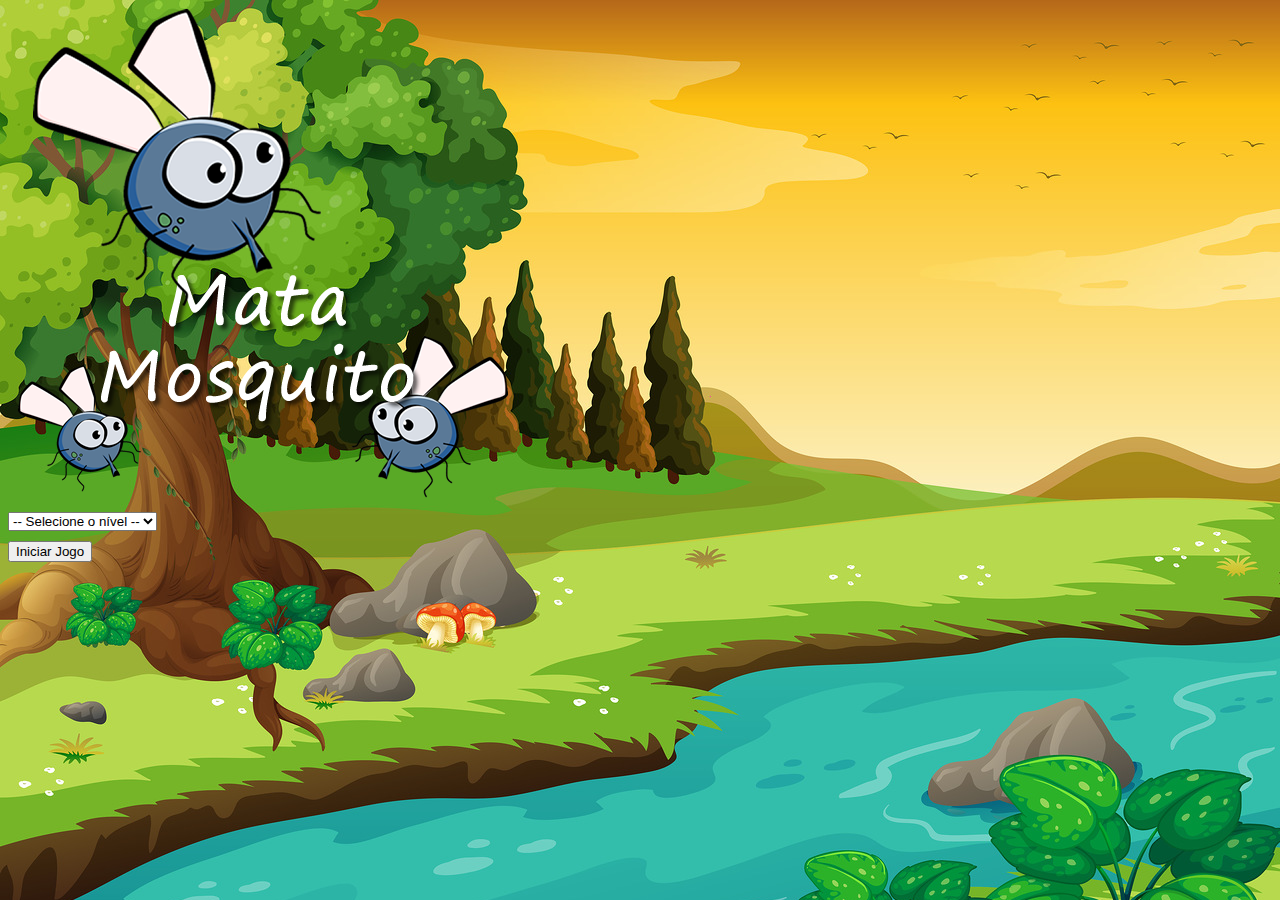
<file: index.html>
<!DOCTYPE html>
<html lang="en">
<head>
    <meta charset="UTF-8">
    <meta http-equiv="X-UA-Compatible" content="IE=edge">
    <meta name="viewport" content="width=device-width, initial-scale=1.0">
    <link rel="stylesheet" href="https://cdn.jsdelivr.net/npm/bootstrap@4.6.2/dist/css/bootstrap.min.css" integrity="sha384-xOolHFLEh07PJGoPkLv1IbcEPTNtaed2xpHsD9ESMhqIYd0nLMwNLD69Npy4HI+N" crossorigin="anonymous">
    <link rel="stylesheet" href="style.css">
    <title>Início do Jogo</title>
</head>
<body>

    <div class="container">

        <div class="row">
            <div class="col">
                <div class="d-flex justify-content-center">
                    <img src="./imagens/game.png" alt="">
                </div>
            </div>
        </div>

        <div class="row">
            <div class="col">
                <div class="d-flex justify-content-center">
                    <select name="" id="nivel" class="form-control" style="margin-bottom: 10px; max-width: 200px;">
                        <option value="">-- Selecione o nível --</option>
                        <option value="nivel-1">Normal</option>
                        <option value="nivel-2">Difícil</option>
                        <option value="nivel-3">Caçador Profissional</option>
                    </select>
                </div>
            </div>
        </div>

        <div class="row">
            <div class="col">
                <div class="d-flex justify-content-center">
                    <button class="btn btn-danger btn-lg" onclick='iniciarJogo()'>Iniciar Jogo</button>
                </div>
            </div>
        </div>
    </div>

    <script>
        //Iniciar Jogo - Pagina principal
        function iniciarJogo(){
            var nivel = document.getElementById('nivel').value
            if (nivel === ''){
                alert("Selecione um nível para inicializar o jogo!")
                return false
            }
            
            window.location.href = './pags/jogo.html?' + nivel
        }
    </script>
    
</body>
</html>
</file>
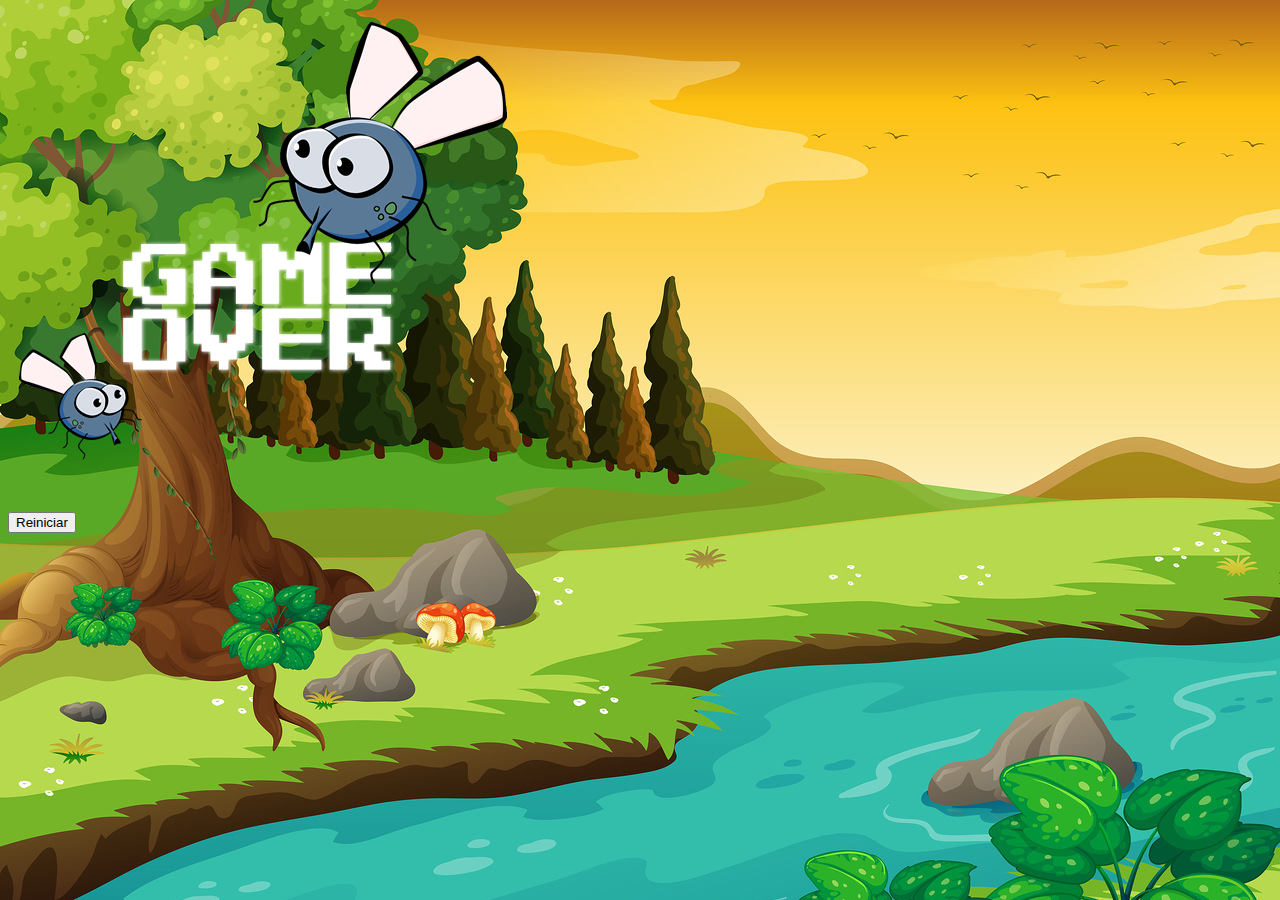
<file: pags/fim_de_jogo.html>
<!DOCTYPE html>
<html lang="en">
<head>
    <meta charset="UTF-8">
    <meta http-equiv="X-UA-Compatible" content="IE=edge">
    <meta name="viewport" content="width=device-width, initial-scale=1.0">
    <link rel="stylesheet" href="https://cdn.jsdelivr.net/npm/bootstrap@4.6.2/dist/css/bootstrap.min.css" integrity="sha384-xOolHFLEh07PJGoPkLv1IbcEPTNtaed2xpHsD9ESMhqIYd0nLMwNLD69Npy4HI+N" crossorigin="anonymous">
    <link rel="stylesheet" href="../style.css">
    <title>Fim de Jogo</title>
</head>
<body>

    <div class="container">

        <div class="row">
            <div class="col">
                <div class="d-flex justify-content-center">
                    <img src="../imagens/game_over.png" alt="">
                </div>
            </div>
        </div>

        <div class="row">
            <div class="col">
                <div class="d-flex justify-content-center">
                    <button class="btn btn-dark btn-lg" onclick='retornar()'>Reiniciar</button>
                </div>
            </div>
        </div>
    </div>
    
    <script>
        function retornar(){
            window.location.href = '../index.html'
        }
    </script>

</body>
</html>
</file>
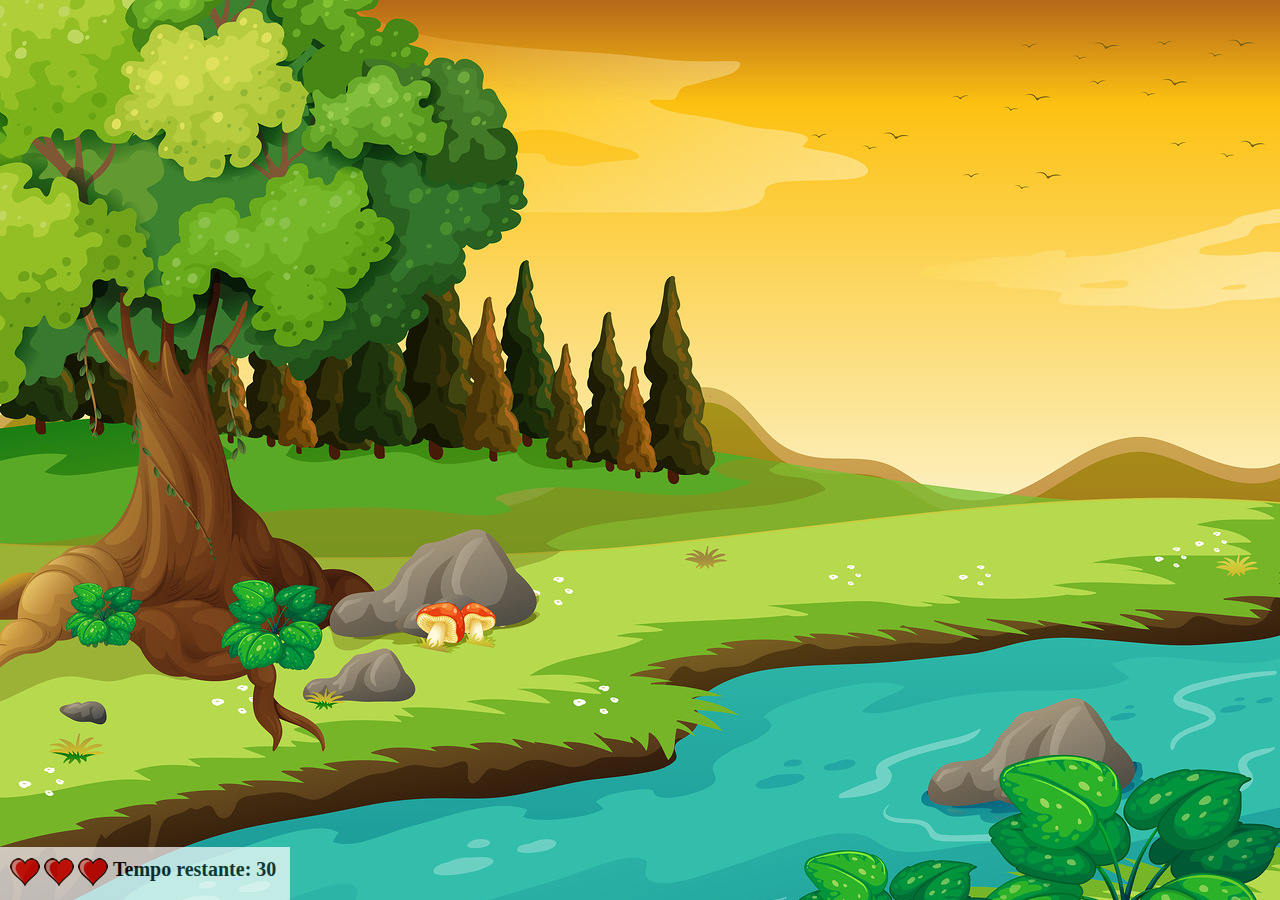
<file: pags/jogo.html>
<!DOCTYPE html>
<html lang="en">
<head>
    <meta charset="UTF-8">
    <meta http-equiv="X-UA-Compatible" content="IE=edge">
    <meta name="viewport" content="width=device-width, initial-scale=1.0">
    <link rel="stylesheet" href="../style.css">
    <title>Jogo Pega mosquito</title>
</head>
<body onresize="ajustaTamanhoTela()">
    
    <div class="painel">
        <div class="vidas">
            <img id="v1" src="../imagens/coracao_cheio.png" alt="">
            <img id="v2" src="../imagens/coracao_cheio.png" alt="">
            <img id="v3" src="../imagens/coracao_cheio.png" alt="">
        </div>
        <div class="cronometro">
            <span class="tempo">Tempo restante: <span id="cronometro"></span></span> 
        </div>
    </div>

    <script src="../script.js"></script>
</body>
</html>
</file>
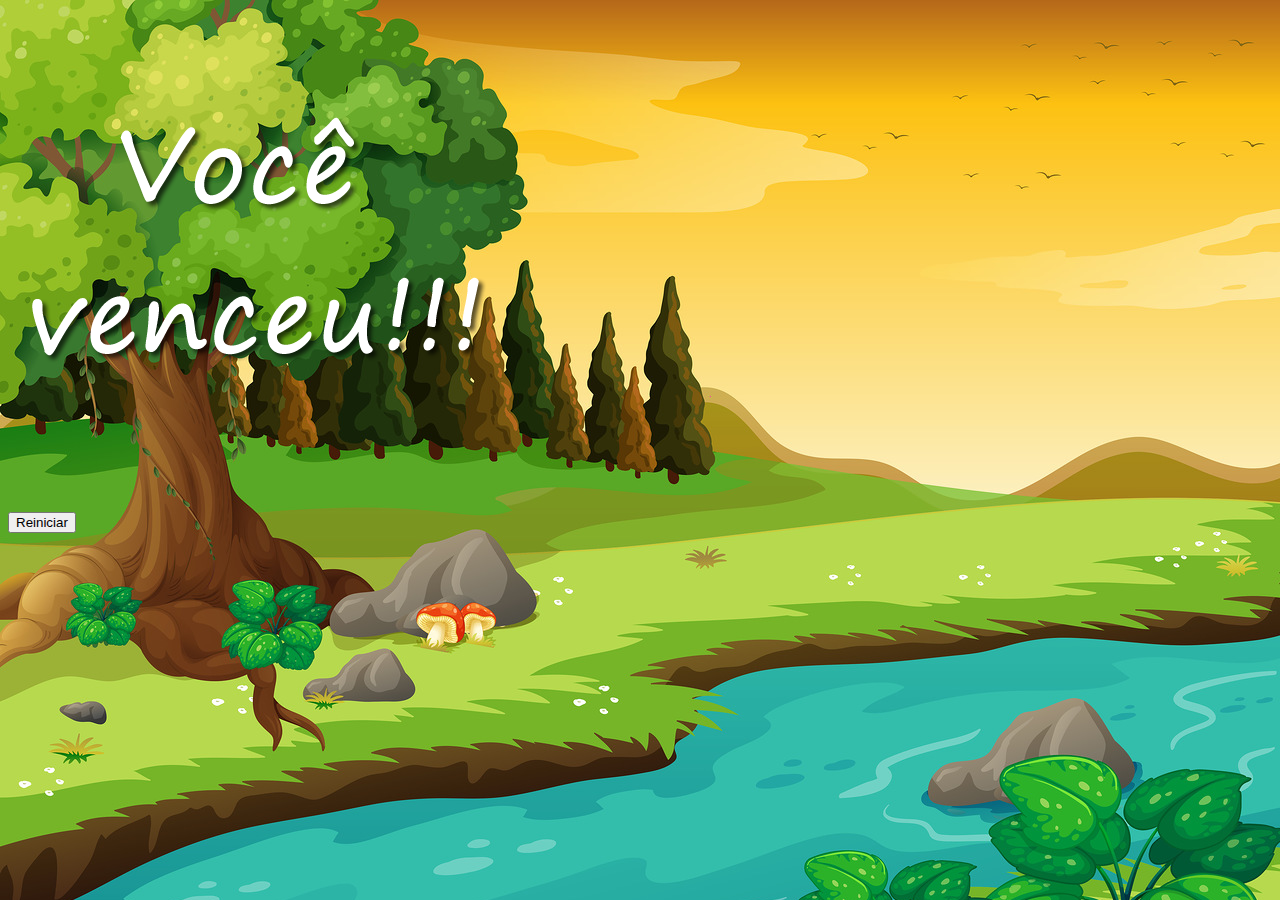
<file: pags/vitoria.html>
<!DOCTYPE html>
<html lang="en">
<head>
    <meta charset="UTF-8">
    <meta http-equiv="X-UA-Compatible" content="IE=edge">
    <meta name="viewport" content="width=device-width, initial-scale=1.0">
    <link rel="stylesheet" href="https://cdn.jsdelivr.net/npm/bootstrap@4.6.2/dist/css/bootstrap.min.css" integrity="sha384-xOolHFLEh07PJGoPkLv1IbcEPTNtaed2xpHsD9ESMhqIYd0nLMwNLD69Npy4HI+N" crossorigin="anonymous">
    <link rel="stylesheet" href="../style.css">
    <title>Fim de Jogo</title>
</head>
<body>

    <div class="container">

        <div class="row">
            <div class="col">
                <div class="d-flex justify-content-center">
                    <img src="../imagens/vitoria.png" alt="">
                </div>
            </div>
        </div>

        <div class="row">
            <div class="col">
                <div class="d-flex justify-content-center">
                    <button class="btn btn-dark btn-lg" onclick='retornar()'>Reiniciar</button>
                </div>
            </div>
        </div>
    </div>
    
    <script src="../script.js"></script>
    <script>
        clearInterval(cronometro)
        clearInterval(criaMosca)
    </script>
</body>
</html>
</file>
<file: style.css>
html{
    cursor: url(./imagens/mata_mosca.png) 30 30, auto;
}

@media (max-width: 900px) {
    body {
            background: url(./imagens/bg.jpg) no-repeat;
            background-size: auto;
        }
}

@media (min-width: 901px) {
    body {
            background: url(./imagens/bg.jpg) no-repeat;
            background-size: cover;
        }
}

.painel{
    position: absolute;
    width: 270px;
    padding: 10px;
    bottom: 0px;
    left: 0px;
    border-top: solid 1px white;
    opacity: 0.7;
    background-color: white;
}

.cronometro{
    margin-left: 80px;
}

.vidas{
    float: left;
}

.tempo{
    float: left;
    font-size: 20px;
    font-weight: bold;
    margin-left: 5px;
}

.mosca-1{
    width: 50px;
    height: 50px;
}

.mosca-2 {
    width: 70px;
    height: 70px;
}

.mosca-3 {
    width: 90px;
    height: 90px;
}

/* mantém o valor por padrao, podendo ser omitido */
.lado-a {
    transform: scaleX(1);
}

.lado-b {
    transform: scaleX(-1);
}
</file>
